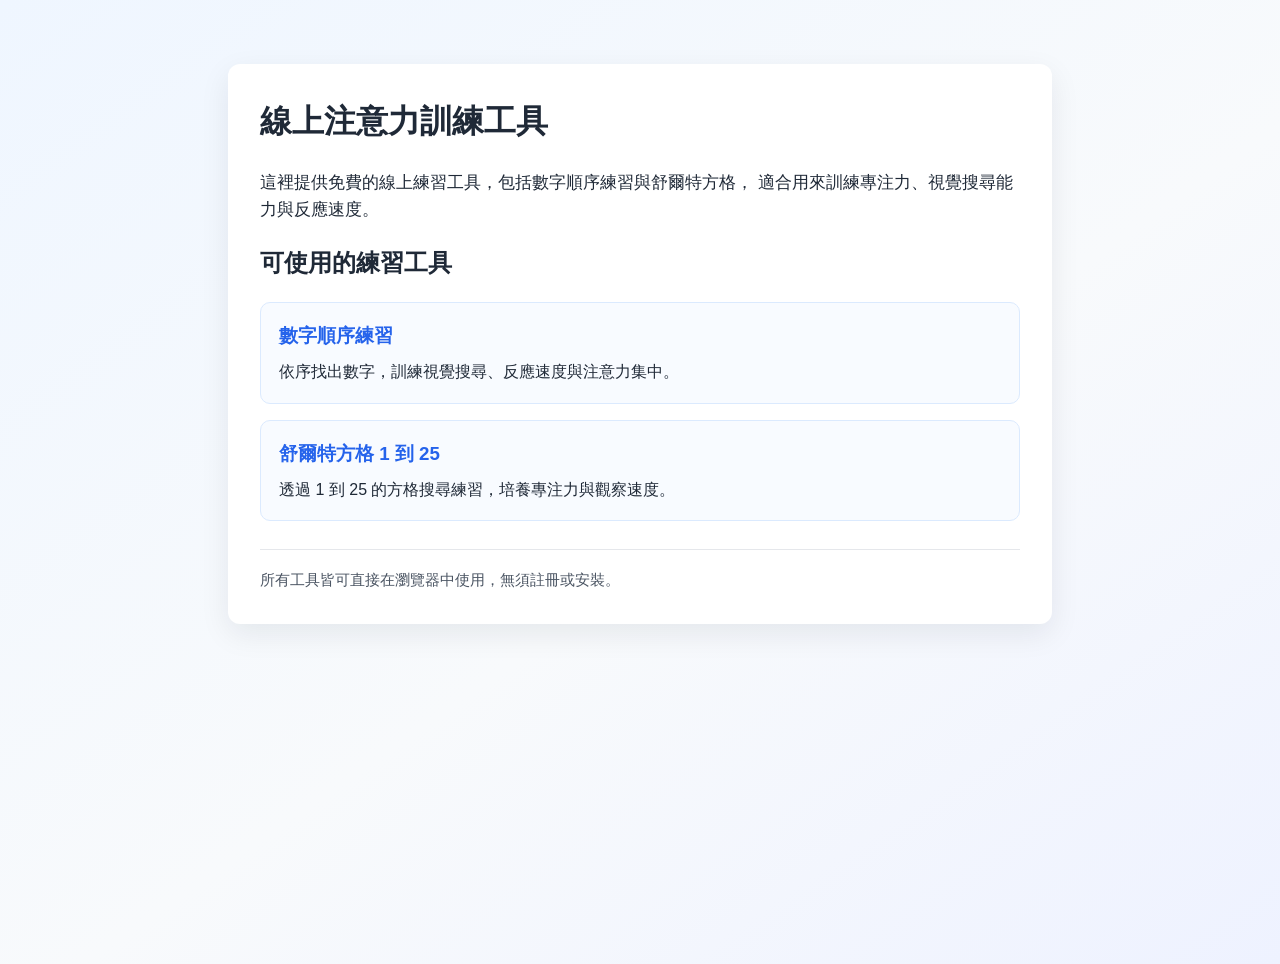
<file: index.html>
<!DOCTYPE html>
<html lang="zh-Hant">
  <head>
    <meta charset="UTF-8">
    <meta name="viewport" content="width=device-width, initial-scale=1.0">
    <meta name="theme-color" content="#1d4ed8">
    <meta name="referrer" content="strict-origin-when-cross-origin">
    <title>線上注意力訓練工具｜舒爾特方格與數字順序練習</title>
    <meta
      name="description"
      content="免費線上注意力訓練工具，提供舒爾特方格與數字順序練習，適合用來訓練專注力、視覺搜尋與反應速度。">
    <meta name="google-site-verification" content="YpfVonswScrq40F4fd_Dlr0xI-xljIj8KGp9EPFaYAM">
    <link rel="canonical" href="https://gilrv5.github.io/">
    <meta property="og:type" content="website">
    <meta property="og:title" content="線上注意力訓練工具｜舒爾特方格與數字順序練習">
    <meta
      property="og:description"
      content="免費線上練習工具，提供舒爾特方格與數字順序練習，協助訓練專注力、視覺搜尋與反應速度。">
    <meta property="og:url" content="https://gilrv5.github.io/">
    <meta property="og:locale" content="zh_TW">
    <meta property="og:site_name" content="giLrv5 線上注意力訓練工具">
    <script type="application/ld+json">
      {
        "@context": "https://schema.org",
        "@type": "WebSite",
        "name": "giLrv5 線上注意力訓練工具",
        "url": "https://gilrv5.github.io/",
        "inLanguage": "zh-Hant",
        "description": "免費線上注意力訓練工具，提供舒爾特方格與數字順序練習，適合用來訓練專注力、視覺搜尋與反應速度。",
        "hasPart": [
          {
            "@type": "WebPage",
            "name": "數字順序練習",
            "url": "https://gilrv5.github.io/CountJump/",
            "description": "依序找出數字，訓練視覺搜尋、反應速度與注意力集中。"
          },
          {
            "@type": "WebPage",
            "name": "舒爾特方格 1 到 25",
            "url": "https://gilrv5.github.io/Number_Hunt_Grid/",
            "description": "透過 1 到 25 的方格搜尋練習，培養專注力與觀察速度。"
          }
        ]
      }
    </script>
    <!-- Google tag (gtag.js) -->
    <script async src="https://www.googletagmanager.com/gtag/js?id=G-WGRE5XGNNF"></script>
    <script>
      window.dataLayer = window.dataLayer || [];
      function gtag() {
        dataLayer.push(arguments);
      }

      const GA_MEASUREMENT_ID = "G-WGRE5XGNNF";

      gtag("js", new Date());
      gtag("consent", "default", {
        ad_storage: "denied",
        ad_user_data: "denied",
        ad_personalization: "denied",
        analytics_storage: "granted",
      });
      gtag("config", GA_MEASUREMENT_ID, {
        anonymize_ip: true,
        send_page_view: true,
      });

      document.addEventListener("click", (event) => {
        const link = event.target.closest("a[href]");
        if (!link) return;

        const destination = new URL(link.href, window.location.href);
        if (destination.origin === window.location.origin) return;

        gtag("event", "click", {
          event_category: "outbound",
          event_label: link.href,
          transport_type: "beacon",
        });
      });
    </script>
    <style>
      body {
        margin: 0;
        font-family: "Noto Sans TC", Arial, sans-serif;
        line-height: 1.6;
        background: linear-gradient(145deg, #eff6ff 0%, #f8fafc 55%, #eef2ff 100%);
        color: #1f2937;
        min-height: 100vh;
      }
      main {
        max-width: 760px;
        margin: 64px auto;
        background: #fff;
        padding: 32px;
        border-radius: 12px;
        box-shadow: 0 10px 30px rgba(15, 23, 42, 0.08);
      }
      h1 {
        margin-top: 0;
      }
      .intro {
        font-size: 1.08rem;
      }
      .tool-list {
        display: grid;
        gap: 16px;
        list-style: none;
        padding-left: 0;
      }
      .tool-list li {
        border: 1px solid #dbeafe;
        border-radius: 10px;
        padding: 18px;
        background: #f8fbff;
        transition: border-color 160ms ease, box-shadow 160ms ease, transform 160ms ease;
      }
      .tool-list li:hover {
        border-color: #93c5fd;
        box-shadow: 0 8px 20px rgba(37, 99, 235, 0.1);
        transform: translateY(-2px);
      }
      .tool-list h3 {
        margin: 0 0 8px;
      }
      .tool-list p {
        margin: 0;
      }
      ul {
        padding-left: 20px;
      }
      a {
        color: #2563eb;
        text-decoration: none;
        font-weight: 700;
      }
      a:hover {
        text-decoration: underline;
      }
      a:focus-visible {
        outline: 3px solid #f59e0b;
        outline-offset: 4px;
        border-radius: 2px;
      }
      .skip-link {
        position: fixed;
        top: 12px;
        left: 12px;
        z-index: 1;
        padding: 8px 12px;
        border-radius: 6px;
        background: #111827;
        color: #fff;
        transform: translateY(-200%);
      }
      .skip-link:focus {
        transform: translateY(0);
      }
      footer {
        margin-top: 28px;
        padding-top: 18px;
        border-top: 1px solid #e5e7eb;
        color: #4b5563;
        font-size: 0.95rem;
      }
      footer p {
        margin: 0;
      }
      @media (max-width: 840px) {
        main {
          margin: 24px 16px;
          padding: 24px;
        }
      }
      @media (max-width: 480px) {
        main {
          margin: 0;
          padding: 24px 18px;
          border-radius: 0;
          box-shadow: none;
        }
        h1 {
          font-size: 1.75rem;
          line-height: 1.3;
        }
      }
      @media (prefers-reduced-motion: reduce) {
        .tool-list li {
          transition: none;
        }
        .tool-list li:hover {
          transform: none;
        }
      }
    </style>
  </head>
  <body>
    <a class="skip-link" href="#main-content">跳至主要內容</a>
    <main id="main-content">
      <h1>線上注意力訓練工具</h1>
      <p class="intro">
        這裡提供免費的線上練習工具，包括數字順序練習與舒爾特方格，
        適合用來訓練專注力、視覺搜尋能力與反應速度。
      </p>
      <section aria-labelledby="tools-heading">
        <h2 id="tools-heading">可使用的練習工具</h2>
        <ul class="tool-list">
          <li>
            <h3><a href="https://gilrv5.github.io/CountJump/">數字順序練習</a></h3>
            <p>依序找出數字，訓練視覺搜尋、反應速度與注意力集中。</p>
          </li>
          <li>
            <h3><a href="https://gilrv5.github.io/Number_Hunt_Grid/">舒爾特方格 1 到 25</a></h3>
            <p>透過 1 到 25 的方格搜尋練習，培養專注力與觀察速度。</p>
          </li>
        </ul>
      </section>
      <footer>
        <p>所有工具皆可直接在瀏覽器中使用，無須註冊或安裝。</p>
      </footer>
    </main>
  </body>
</html>
</file>
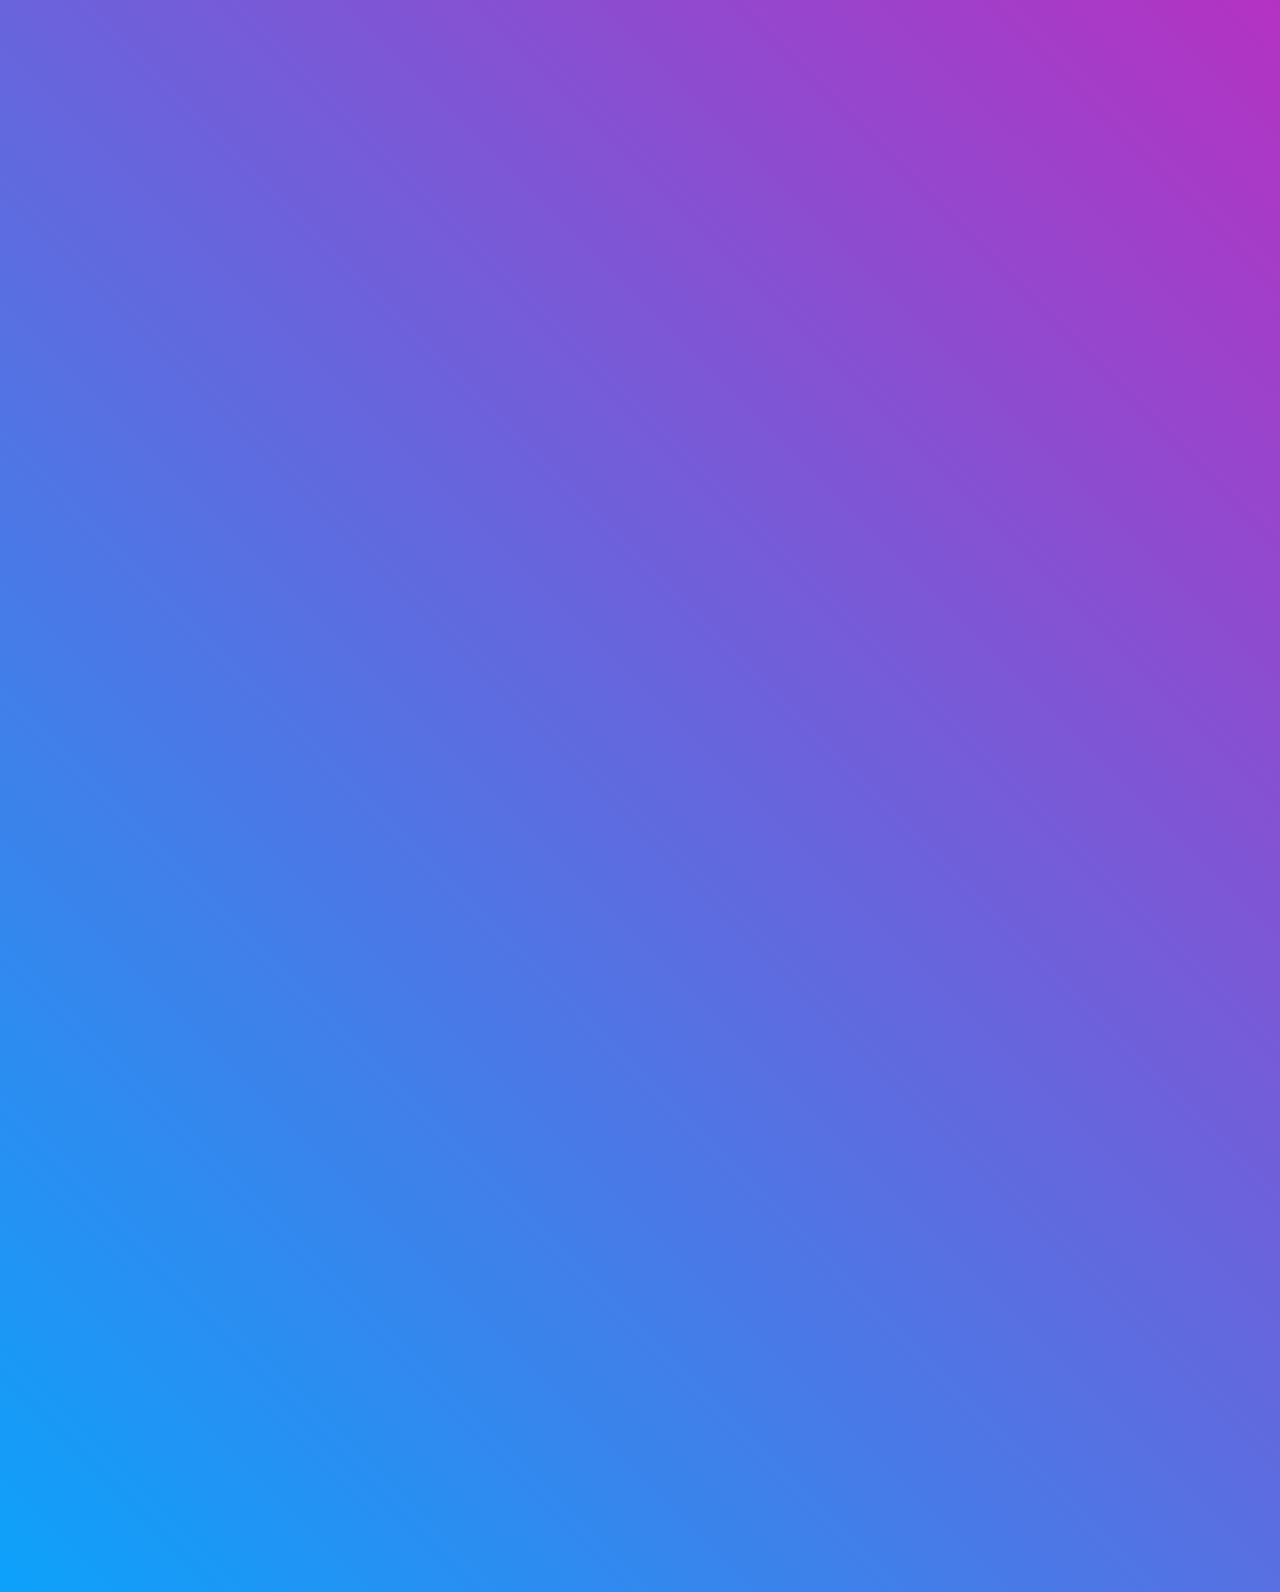
<file: flights.html>
<!doctype html>
<html lang="en">
  <head>
    <meta charset="UTF-8" />
    <title>Flight Timetable</title>
    <link rel="stylesheet" href="style.css" />
  </head>
  <body>
    <div class="content">
      <h1>Taoyuan Airport Flight Timetable</h1>
      <p id="status">Loading...</p>
      <table id="flights-table" style="display:none">
        <thead>
          <tr>
            <th>Flight</th>
            <th>From/To</th>
            <th>Time</th>
            <th>Status</th>
          </tr>
        </thead>
        <tbody>
        </tbody>
      </table>
    </div>
    <script src="flights.js"></script>
  </body>
</html>
</file>
<file: style.css>
body {
  margin: 0;
  padding: 0;
  font-family: Arial, sans-serif;
  height: 100vh;
  display: flex;
  justify-content: center;
  align-items: center;
  background: linear-gradient(45deg, #00aaff, #ff00aa);
  background-size: 200% 200%;
  animation: gradientShift 10s ease infinite;
}

@keyframes gradientShift {
  0% {
    background-position: 0% 50%;
  }
  50% {
    background-position: 100% 50%;
  }
  100% {
    background-position: 0% 50%;
  }
}

.content {
  text-align: center;
  color: white;
  animation: fadeIn 3s ease-in-out;
}

#fireworks-canvas {
  position: fixed;
  top: 0;
  left: 0;
  pointer-events: none;
}

@keyframes fadeIn {
  from {
    opacity: 0;
    transform: scale(0.9);
  }
  to {
    opacity: 1;
    transform: scale(1);
  }
}
</file>
